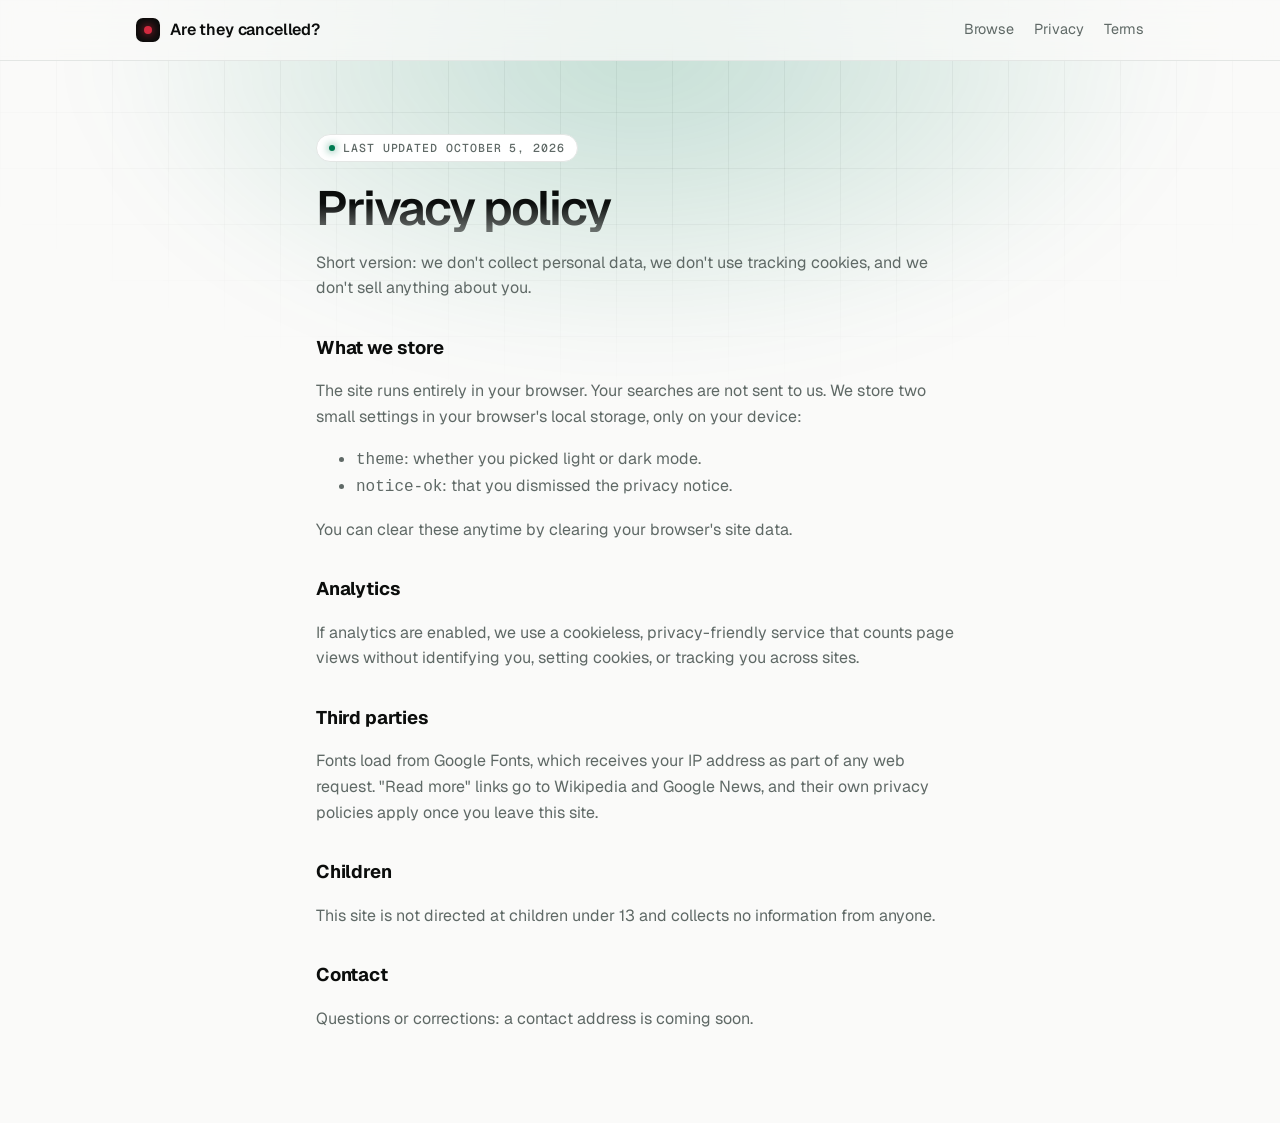
<file: privacy.html>
<!doctype html>
<html lang="en">
<head>
<meta charset="utf-8">
<meta name="viewport" content="width=device-width, initial-scale=1">
<title>Privacy Policy | Are They Cancelled?</title>
<meta name="description" content="How Are They Cancelled? handles your data: no accounts, no tracking cookies, nothing sold.">
<link rel="canonical" href="https://are-they-cancelled.vercel.app/privacy.html">
<link rel="icon" href="/favicon.svg" type="image/svg+xml">
<link rel="icon" href="/favicon-32.png" sizes="32x32" type="image/png">
<link rel="apple-touch-icon" href="/apple-touch-icon.png">
<link rel="preconnect" href="https://fonts.googleapis.com">
<link rel="preconnect" href="https://fonts.gstatic.com" crossorigin>
<link href="https://fonts.googleapis.com/css2?family=Geist:wght@400;500;600&family=Geist+Mono:wght@400;500&family=Instrument+Serif:ital@1&display=swap" rel="stylesheet">
<script>try { const t = localStorage.getItem("theme"); if (t) document.documentElement.dataset.theme = t; } catch {}</script>
<link rel="stylesheet" href="/styles.css">
</head>
<body>
<div class="backdrop" aria-hidden="true"></div>
<div class="glow" aria-hidden="true"></div>
<nav><div class="nav-in"><a class="brand" href="/"><span class="logo" aria-hidden="true"></span>Are they cancelled?</a>
<div class="nav-links"><a href="/#browse">Browse</a><a href="/privacy.html">Privacy</a><a href="/terms.html">Terms</a></div></div></nav>
<main class="prose">

<span class="eyebrow"><b></b>Last updated October 5, 2026</span>
<h1>Privacy policy</h1>
<p>Short version: we don't collect personal data, we don't use tracking cookies, and we don't sell anything about you.</p>

<h2>What we store</h2>
<p>The site runs entirely in your browser. Your searches are not sent to us. We store two small settings in your browser's local storage, only on your device:</p>
<ul><li><code>theme</code>: whether you picked light or dark mode.</li><li><code>notice-ok</code>: that you dismissed the privacy notice.</li></ul>
<p>You can clear these anytime by clearing your browser's site data.</p>

<h2>Analytics</h2>
<p>If analytics are enabled, we use a cookieless, privacy-friendly service that counts page views without identifying you, setting cookies, or tracking you across sites.</p>

<h2>Third parties</h2>
<p>Fonts load from Google Fonts, which receives your IP address as part of any web request. "Read more" links go to Wikipedia and Google News, and their own privacy policies apply once you leave this site.</p>

<h2>Children</h2>
<p>This site is not directed at children under 13 and collects no information from anyone.</p>

<h2>Contact</h2>
<p>Questions or corrections: a contact address is coming soon.</p>

</main>
</body>
</html>
</file>
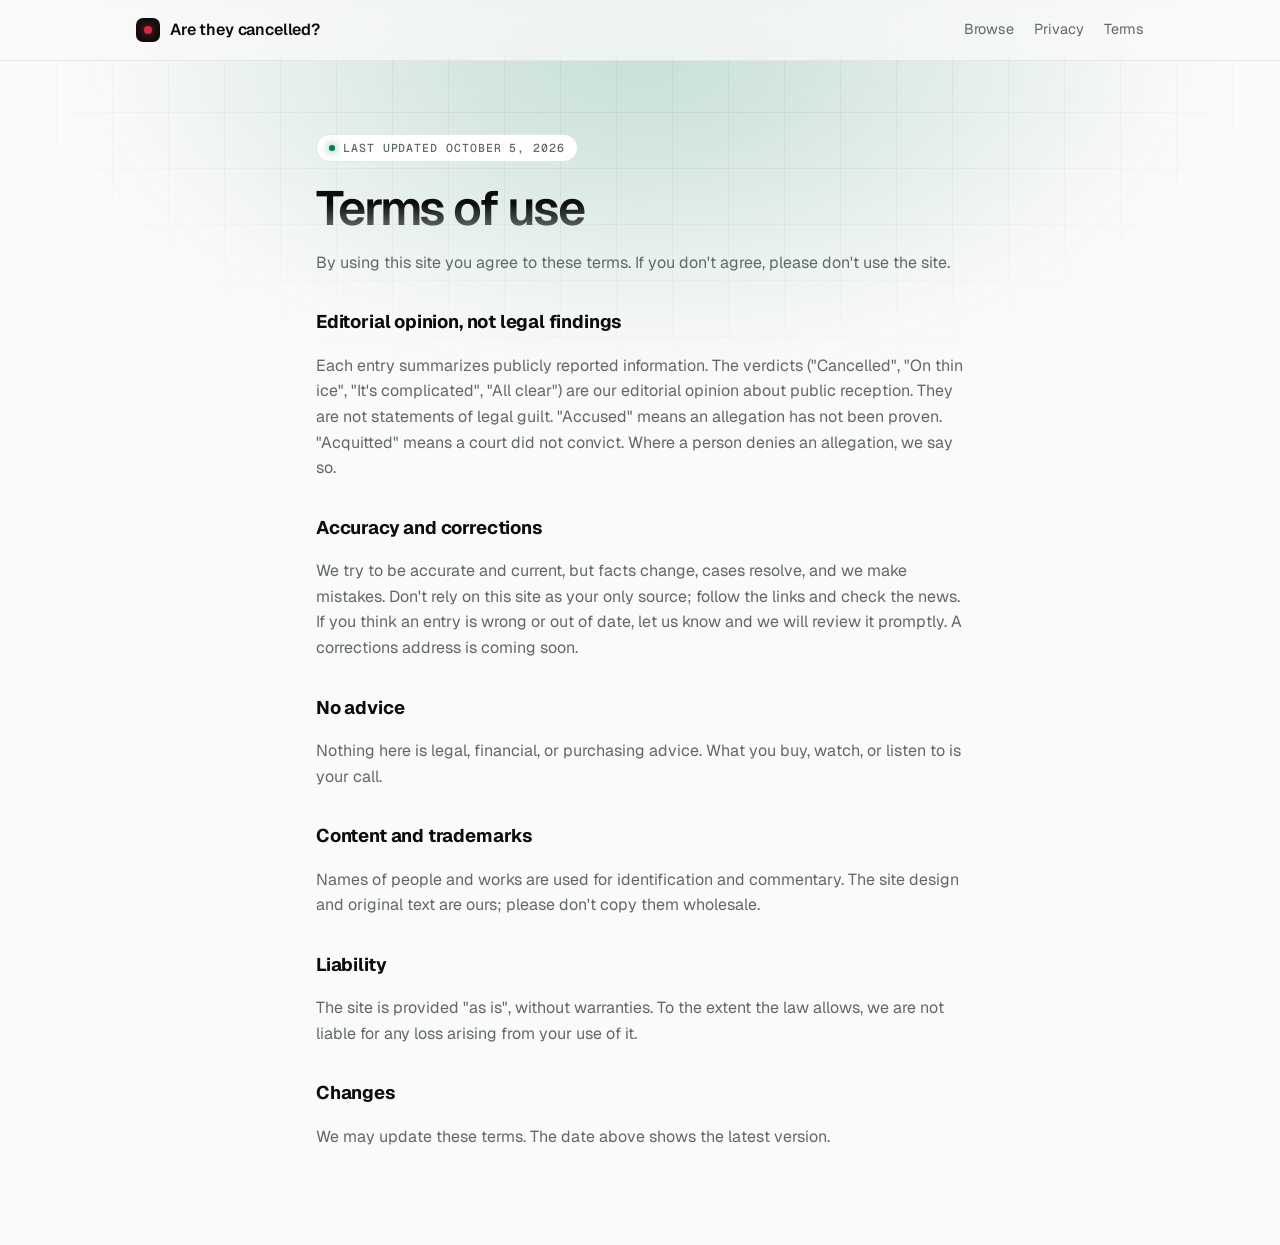
<file: terms.html>
<!doctype html>
<html lang="en">
<head>
<meta charset="utf-8">
<meta name="viewport" content="width=device-width, initial-scale=1">
<title>Terms of Use | Are They Cancelled?</title>
<meta name="description" content="Terms of use for Are They Cancelled?, including the editorial nature of verdicts.">
<link rel="canonical" href="https://are-they-cancelled.vercel.app/terms.html">
<link rel="icon" href="/favicon.svg" type="image/svg+xml">
<link rel="icon" href="/favicon-32.png" sizes="32x32" type="image/png">
<link rel="apple-touch-icon" href="/apple-touch-icon.png">
<link rel="preconnect" href="https://fonts.googleapis.com">
<link rel="preconnect" href="https://fonts.gstatic.com" crossorigin>
<link href="https://fonts.googleapis.com/css2?family=Geist:wght@400;500;600&family=Geist+Mono:wght@400;500&family=Instrument+Serif:ital@1&display=swap" rel="stylesheet">
<script>try { const t = localStorage.getItem("theme"); if (t) document.documentElement.dataset.theme = t; } catch {}</script>
<link rel="stylesheet" href="/styles.css">
</head>
<body>
<div class="backdrop" aria-hidden="true"></div>
<div class="glow" aria-hidden="true"></div>
<nav><div class="nav-in"><a class="brand" href="/"><span class="logo" aria-hidden="true"></span>Are they cancelled?</a>
<div class="nav-links"><a href="/#browse">Browse</a><a href="/privacy.html">Privacy</a><a href="/terms.html">Terms</a></div></div></nav>
<main class="prose">

<span class="eyebrow"><b></b>Last updated October 5, 2026</span>
<h1>Terms of use</h1>
<p>By using this site you agree to these terms. If you don't agree, please don't use the site.</p>

<h2>Editorial opinion, not legal findings</h2>
<p>Each entry summarizes publicly reported information. The verdicts ("Cancelled", "On thin ice", "It's complicated", "All clear") are our editorial opinion about public reception. They are not statements of legal guilt. "Accused" means an allegation has not been proven. "Acquitted" means a court did not convict. Where a person denies an allegation, we say so.</p>

<h2>Accuracy and corrections</h2>
<p>We try to be accurate and current, but facts change, cases resolve, and we make mistakes. Don't rely on this site as your only source; follow the links and check the news. If you think an entry is wrong or out of date, let us know and we will review it promptly. A corrections address is coming soon.</p>

<h2>No advice</h2>
<p>Nothing here is legal, financial, or purchasing advice. What you buy, watch, or listen to is your call.</p>

<h2>Content and trademarks</h2>
<p>Names of people and works are used for identification and commentary. The site design and original text are ours; please don't copy them wholesale.</p>

<h2>Liability</h2>
<p>The site is provided "as is", without warranties. To the extent the law allows, we are not liable for any loss arising from your use of it.</p>

<h2>Changes</h2>
<p>We may update these terms. The date above shows the latest version.</p>

</main>
</body>
</html>
</file>
<file: styles.css>
/* Theme tokens use shadcn/tweakcn names. Paste a tweakcn export over these to re-skin the site. */
:root {
  --background: #fafaf9; --foreground: #0b0d0c;
  --card: #ffffff; --card-foreground: #0b0d0c;
  --popover: #ffffff; --popover-foreground: #0b0d0c;
  --primary: #007a51; --primary-foreground: #ffffff;
  --muted: #f1f2f1; --muted-foreground: #5f6966;
  --border: #e3e6e4; --input: #dfe3e1; --ring: #007a51;
  --radius: 0.75rem;
  --font-sans: Geist, ui-sans-serif, system-ui, sans-serif;
  --font-mono: "Geist Mono", ui-monospace, monospace;
  --font-serif: "Instrument Serif", Georgia, serif;
  --shadow: 0 1px 2px rgb(0 0 0 / .04), 0 12px 32px -12px rgb(0 0 0 / .12);
  --grid: rgb(0 0 0 / .05);

  --v-cancelled: #d42a3f; --v-thin-ice: #975a00; --v-complicated: #6d4fd8; --v-clear: #00875a;
  --glow: var(--primary);
}
@media (prefers-color-scheme: dark) {
  :root:not([data-theme="light"]) {
    --background: #0a0b0b; --foreground: #f2f4f3;
    --card: #111313; --card-foreground: #f2f4f3;
    --popover: #141717; --popover-foreground: #f2f4f3;
    --primary: #00e599; --primary-foreground: #04120c;
    --muted: #1a1d1d; --muted-foreground: #8b9592;
    --border: #232727; --input: #2b3030; --ring: #00e599;
    --shadow: 0 1px 0 rgb(255 255 255 / .04) inset, 0 20px 40px -20px rgb(0 0 0 / .8);
    --grid: rgb(255 255 255 / .04);
    --v-cancelled: #ff5468; --v-thin-ice: #ffb224; --v-complicated: #a78bfa; --v-clear: #00e599;
  }
}
:root[data-theme="dark"] {
  --background: #0a0b0b; --foreground: #f2f4f3;
  --card: #111313; --card-foreground: #f2f4f3;
  --popover: #141717; --popover-foreground: #f2f4f3;
  --primary: #00e599; --primary-foreground: #04120c;
  --muted: #1a1d1d; --muted-foreground: #8b9592;
  --border: #232727; --input: #2b3030; --ring: #00e599;
  --shadow: 0 1px 0 rgb(255 255 255 / .04) inset, 0 20px 40px -20px rgb(0 0 0 / .8);
  --grid: rgb(255 255 255 / .04);
  --v-cancelled: #ff5468; --v-thin-ice: #ffb224; --v-complicated: #a78bfa; --v-clear: #00e599;
}

* { box-sizing: border-box; }
html { color-scheme: light dark; }
body { margin: 0; background: var(--background); color: var(--foreground); font: 16px/1.6 var(--font-sans);
  -webkit-font-smoothing: antialiased; min-height: 100vh; overflow-x: hidden; }
::selection { background: color-mix(in srgb, var(--primary) 30%, transparent); }

/* Backdrop: Neon-style grid fading out from the top, plus a glow that takes the verdict's color */
.backdrop { position: fixed; inset: 0; z-index: -1; pointer-events: none;
  background-image: linear-gradient(var(--grid) 1px, transparent 1px), linear-gradient(90deg, var(--grid) 1px, transparent 1px);
  background-size: 56px 56px; mask-image: radial-gradient(ellipse 80% 60% at 50% 0%, #000 30%, transparent 75%); }
.glow { position: fixed; z-index: -1; pointer-events: none; left: 50%; top: -260px; width: 1100px; height: 620px; translate: -50% 0;
  background: radial-gradient(closest-side, color-mix(in srgb, var(--glow) 22%, transparent), transparent);
  filter: blur(40px); transition: background 0.8s ease; animation: drift 14s ease-in-out infinite alternate; }
@keyframes drift { to { transform: translateX(80px) scale(1.08); } }

/* Nav */
nav { position: sticky; top: 0; z-index: 10; border-bottom: 1px solid var(--border);
  background: color-mix(in srgb, var(--background) 75%, transparent); backdrop-filter: blur(12px); }
.nav-in { max-width: 1040px; margin: 0 auto; padding: 0 16px; height: 60px; display: flex; align-items: center; gap: 24px; }
.brand { display: flex; align-items: center; gap: 10px; font-weight: 600; text-decoration: none; color: inherit; letter-spacing: -0.01em; }
.logo { width: 24px; height: 24px; border-radius: 7px; background: var(--foreground); display: grid; place-items: center; }
.logo::after { content: ""; width: 8px; height: 8px; border-radius: 50%; background: var(--v-cancelled);
  box-shadow: 0 0 10px var(--v-cancelled); }
.nav-links { display: flex; gap: 20px; margin-left: auto; align-items: center; }
.nav-links a { color: var(--muted-foreground); text-decoration: none; font-size: .9rem; }
.nav-links a:hover { color: var(--foreground); }
.icon-btn { width: 34px; height: 34px; border-radius: calc(var(--radius) - 4px); border: 1px solid var(--border);
  background: var(--card); color: var(--foreground); display: grid; place-items: center; cursor: pointer; }
.icon-btn:hover { border-color: var(--muted-foreground); }
.icon-btn svg { width: 16px; height: 16px; }
.sun { display: none; }
:root[data-theme="dark"] .sun { display: block; } :root[data-theme="dark"] .moon { display: none; }
@media (prefers-color-scheme: dark) { :root:not([data-theme="light"]) .sun { display: block; } :root:not([data-theme="light"]) .moon { display: none; } }

main { max-width: 760px; margin: 0 auto; padding: 72px 16px 80px; }

/* Hero */
.eyebrow { display: inline-flex; align-items: center; gap: 8px; font: 500 .72rem/1 var(--font-mono); text-transform: uppercase;
  letter-spacing: .08em; color: var(--muted-foreground); border: 1px solid var(--border); background: var(--card);
  padding: 7px 12px; border-radius: 999px; }
.eyebrow b { width: 6px; height: 6px; border-radius: 50%; background: var(--primary); box-shadow: 0 0 8px var(--primary); }
h1 { font-weight: 600; font-size: clamp(2.6rem, 9vw, 4.75rem); line-height: 1; letter-spacing: -0.045em; margin: 22px 0 18px;
  background: linear-gradient(180deg, var(--foreground) 40%, color-mix(in srgb, var(--foreground) 55%, transparent));
  -webkit-background-clip: text; background-clip: text; color: transparent; }
h1 em { font: italic 400 1.08em var(--font-serif); letter-spacing: -0.02em; -webkit-text-fill-color: var(--v-cancelled); padding-right: .08em; }
.lede { color: var(--muted-foreground); font-size: 1.08rem; margin: 0 0 36px; max-width: 54ch; }
.lede i { color: var(--foreground); }

/* Search */
form { position: relative; display: flex; align-items: center; gap: 8px; padding: 6px 6px 6px 16px;
  background: color-mix(in srgb, var(--card) 85%, transparent); backdrop-filter: blur(10px);
  border: 1px solid var(--input); border-radius: calc(var(--radius) + 4px); box-shadow: var(--shadow); transition: border-color .2s, box-shadow .2s; }
form:focus-within { border-color: var(--ring); box-shadow: var(--shadow), 0 0 0 4px color-mix(in srgb, var(--ring) 18%, transparent); }
form > svg { width: 18px; height: 18px; color: var(--muted-foreground); flex: none; }
input { flex: 1; min-width: 0; font: inherit; font-size: 1.08rem; padding: 10px 4px; border: 0; background: none; color: var(--foreground); outline: none; }
input::placeholder { color: var(--muted-foreground); }
input::-webkit-search-cancel-button { display: none; }
kbd { font: 500 .75rem var(--font-mono); color: var(--muted-foreground); border: 1px solid var(--border); border-bottom-width: 2px;
  border-radius: 6px; padding: 2px 7px; background: var(--muted); }
.btn { font: 500 .95rem var(--font-sans); height: 42px; padding: 0 18px; border: 0; border-radius: var(--radius); cursor: pointer;
  background: var(--primary); color: var(--primary-foreground); transition: filter .15s, transform .15s; }
.btn:hover { filter: brightness(1.08); } .btn:active { transform: scale(.97); }
.suggest { position: absolute; top: calc(100% + 8px); left: 0; right: 0; margin: 0; padding: 6px; list-style: none; z-index: 5;
  background: var(--popover); color: var(--popover-foreground); border: 1px solid var(--border); border-radius: var(--radius); box-shadow: var(--shadow); }
.suggest li { display: flex; align-items: center; gap: 10px; padding: 9px 10px; border-radius: calc(var(--radius) - 4px); cursor: pointer; }
.suggest li[aria-selected="true"], .suggest li:hover { background: var(--muted); }
.suggest small { color: var(--muted-foreground); margin-left: auto; font-size: .82rem; }
.try { margin: 14px 2px 0; font-size: .88rem; color: var(--muted-foreground); }
.try button { font: inherit; color: var(--foreground); background: none; border: 0; padding: 0; cursor: pointer;
  text-decoration: underline; text-decoration-color: var(--border); text-underline-offset: 3px; }
.try button:hover { text-decoration-color: var(--foreground); }

.dot { width: 8px; height: 8px; border-radius: 50%; background: var(--c); box-shadow: 0 0 8px color-mix(in srgb, var(--c) 70%, transparent); flex: none; }

/* Result card */
#result:not(:empty) { margin-top: 32px; }
.card { --c: var(--muted-foreground); position: relative; overflow: hidden; padding: 28px; border-radius: calc(var(--radius) + 6px);
  background: radial-gradient(420px circle at var(--mx, 80%) var(--my, 0%), color-mix(in srgb, var(--c) 10%, transparent), transparent 70%), var(--card);
  color: var(--card-foreground); border: 1px solid color-mix(in srgb, var(--c) 28%, var(--border)); box-shadow: var(--shadow);
  animation: rise .45s cubic-bezier(.2,.8,.2,1); }
@keyframes rise { from { opacity: 0; transform: translateY(10px); } }
.card-head { display: flex; justify-content: space-between; align-items: flex-start; gap: 16px; margin-bottom: 22px; }
.card h2 { font-weight: 600; font-size: 2rem; line-height: 1.05; letter-spacing: -0.03em; margin: 0; }
.known { color: var(--muted-foreground); margin: 6px 0 0; }
.stamp { flex: none; color: var(--c); border: 2px solid currentColor; border-radius: 8px; padding: 6px 12px; transform: rotate(6deg);
  font: 500 .8rem/1.1 var(--font-mono); text-transform: uppercase; letter-spacing: .12em; text-align: center;
  background: color-mix(in srgb, var(--c) 8%, transparent); box-shadow: 0 0 24px -6px var(--c);
  animation: slam .5s .1s cubic-bezier(.3,1.6,.5,1) backwards; }
@keyframes slam { from { opacity: 0; transform: rotate(-8deg) scale(2.2); } }

.meter { display: grid; grid-template-columns: repeat(4, 1fr); gap: 4px; margin-bottom: 6px; }
.meter span { height: 6px; border-radius: 3px; background: var(--muted); }
.meter span.on { background: var(--c); box-shadow: 0 0 10px -2px var(--c); }
.meter-labels { display: flex; justify-content: space-between; font: .7rem var(--font-mono); color: var(--muted-foreground);
  text-transform: uppercase; letter-spacing: .08em; margin-bottom: 24px; }
.label { font: 500 .7rem var(--font-mono); text-transform: uppercase; letter-spacing: .1em; color: var(--muted-foreground); margin-bottom: 8px; }
.card p { margin: 0 0 20px; }
.buy { border: 1px solid var(--border); border-left: 3px solid var(--c); background: color-mix(in srgb, var(--muted) 60%, transparent);
  border-radius: calc(var(--radius) - 2px); padding: 14px 16px; margin-bottom: 20px; }
.buy p { margin: 0; }
.card-foot { display: flex; flex-wrap: wrap; justify-content: space-between; gap: 12px; align-items: center;
  padding-top: 18px; border-top: 1px dashed var(--border); font-size: .9rem; color: var(--muted-foreground); }
.card-foot a { color: var(--foreground); text-decoration: none; font-weight: 500; }
.card-foot a:hover { color: var(--c); }
@media (max-width: 520px) { .card { padding: 22px; } .card-head { flex-direction: column-reverse; } .card h2 { font-size: 1.7rem; } }

/* Browse */
section.browse { margin-top: 88px; }
.section-head { display: flex; align-items: baseline; justify-content: space-between; gap: 12px; margin-bottom: 16px; }
h3 { font-weight: 600; font-size: 1.4rem; letter-spacing: -0.02em; margin: 0; }
.tabs { display: flex; flex-wrap: wrap; gap: 6px; margin-bottom: 16px; }
.tab { --c: var(--foreground); display: inline-flex; align-items: center; gap: 8px; font: 500 .85rem var(--font-sans); cursor: pointer;
  padding: 6px 8px 6px 12px; border-radius: 999px; border: 1px solid var(--border); background: var(--card); color: var(--muted-foreground); }
.tab .count { font: .72rem var(--font-mono); background: var(--muted); border-radius: 999px; padding: 1px 7px; }
.tab[aria-pressed="true"] { color: var(--foreground); border-color: color-mix(in srgb, var(--c) 50%, var(--border)); }
.tab:hover { color: var(--foreground); }
.grid { display: grid; grid-template-columns: repeat(auto-fill, minmax(210px, 1fr)); gap: 8px; }
.tile { --c: var(--muted-foreground); display: flex; align-items: center; gap: 12px; text-align: left; cursor: pointer; padding: 12px 14px;
  background: var(--card); color: var(--card-foreground); border: 1px solid var(--border); border-radius: var(--radius);
  font: inherit; transition: border-color .15s, transform .15s, box-shadow .15s; }
.tile:hover { border-color: color-mix(in srgb, var(--c) 55%, var(--border)); transform: translateY(-1px);
  box-shadow: 0 8px 24px -12px color-mix(in srgb, var(--c) 50%, transparent); }
.tile strong { display: block; font-weight: 500; font-size: .95rem; }
.tile small { color: var(--muted-foreground); font-size: .8rem; }

footer { margin-top: 88px; padding-top: 24px; border-top: 1px solid var(--border); color: var(--muted-foreground); font-size: .88rem;
  display: grid; grid-template-columns: 1fr 1fr; gap: 24px; }
footer h4 { color: var(--foreground); font: 500 .7rem var(--font-mono); text-transform: uppercase; letter-spacing: .1em; margin: 0 0 8px; }
footer p { margin: 0; }
@media (max-width: 620px) { footer { grid-template-columns: 1fr; } .nav-links a { display: none; } }

.v-cancelled { --c: var(--v-cancelled); } .v-thin-ice { --c: var(--v-thin-ice); }
.v-complicated { --c: var(--v-complicated); } .v-clear { --c: var(--v-clear); }

:focus-visible { outline: 2px solid var(--ring); outline-offset: 2px; }
@media (prefers-reduced-motion: reduce) { *, *::before, *::after { animation: none !important; transition: none !important; } }

/* Browse filter + paging */
.filter { flex: 0 1 220px; font-size: .9rem; padding: 8px 12px; border: 1px solid var(--input); border-radius: var(--radius);
  background: var(--card); color: var(--foreground); outline: none; }
.filter:focus { border-color: var(--ring); }
.empty { color: var(--muted-foreground); }
.more { display: block; margin: 20px auto 0; font: 500 .9rem var(--font-sans); padding: 10px 18px; cursor: pointer;
  border-radius: var(--radius); border: 1px solid var(--border); background: var(--card); color: var(--foreground); }
.more:hover { border-color: var(--muted-foreground); }

/* Footer legal row */
.legal { grid-column: 1 / -1; display: flex; flex-wrap: wrap; gap: 20px; padding-top: 16px; border-top: 1px dashed var(--border); }
.legal a { color: var(--foreground); }
.legal span { margin-left: auto; }

/* Privacy notice */
.notice { position: fixed; z-index: 20; left: 16px; right: 16px; bottom: 16px; max-width: 520px; margin: 0 auto;
  display: flex; align-items: center; gap: 16px; padding: 12px 12px 12px 18px; font-size: .88rem;
  background: var(--popover); color: var(--popover-foreground); border: 1px solid var(--border); border-radius: calc(var(--radius) + 4px);
  box-shadow: var(--shadow); animation: rise .4s ease; }
.notice[hidden] { display: none; }
.notice p { margin: 0; }
.notice a { color: inherit; }
.notice .btn { height: 36px; flex: none; }

/* Simple pages (privacy, terms, 404) */
.prose { max-width: 680px; }
.prose h1 { font-size: clamp(2rem, 6vw, 3rem); }
.prose h2 { font-size: 1.15rem; letter-spacing: -0.01em; margin: 32px 0 8px; }
.prose p, .prose li { color: var(--muted-foreground); }
.prose a { color: var(--foreground); }
.center { text-align: center; padding-top: 120px; }
.center .btn { display: inline-flex; align-items: center; text-decoration: none; margin-top: 12px; }

/* Bigger tap targets on touch screens */
@media (pointer: coarse) {
  .try button, .legal a, .card-foot a, .notice a { display: inline-block; padding: 10px 2px; }
}

/* Share + did-you-mean */
.foot-links { display: inline-flex; gap: 16px; align-items: center; }
.share { font: 500 .9rem var(--font-sans); color: var(--foreground); background: none; border: 1px solid var(--border);
  border-radius: 999px; padding: 4px 12px; cursor: pointer; }
.share:hover { border-color: var(--c); color: var(--c); }
.guess { font-weight: 500; }
.guess button { font: inherit; color: var(--primary); background: none; border: 0; padding: 0; cursor: pointer;
  text-decoration: underline; text-underline-offset: 3px; }
</file>
